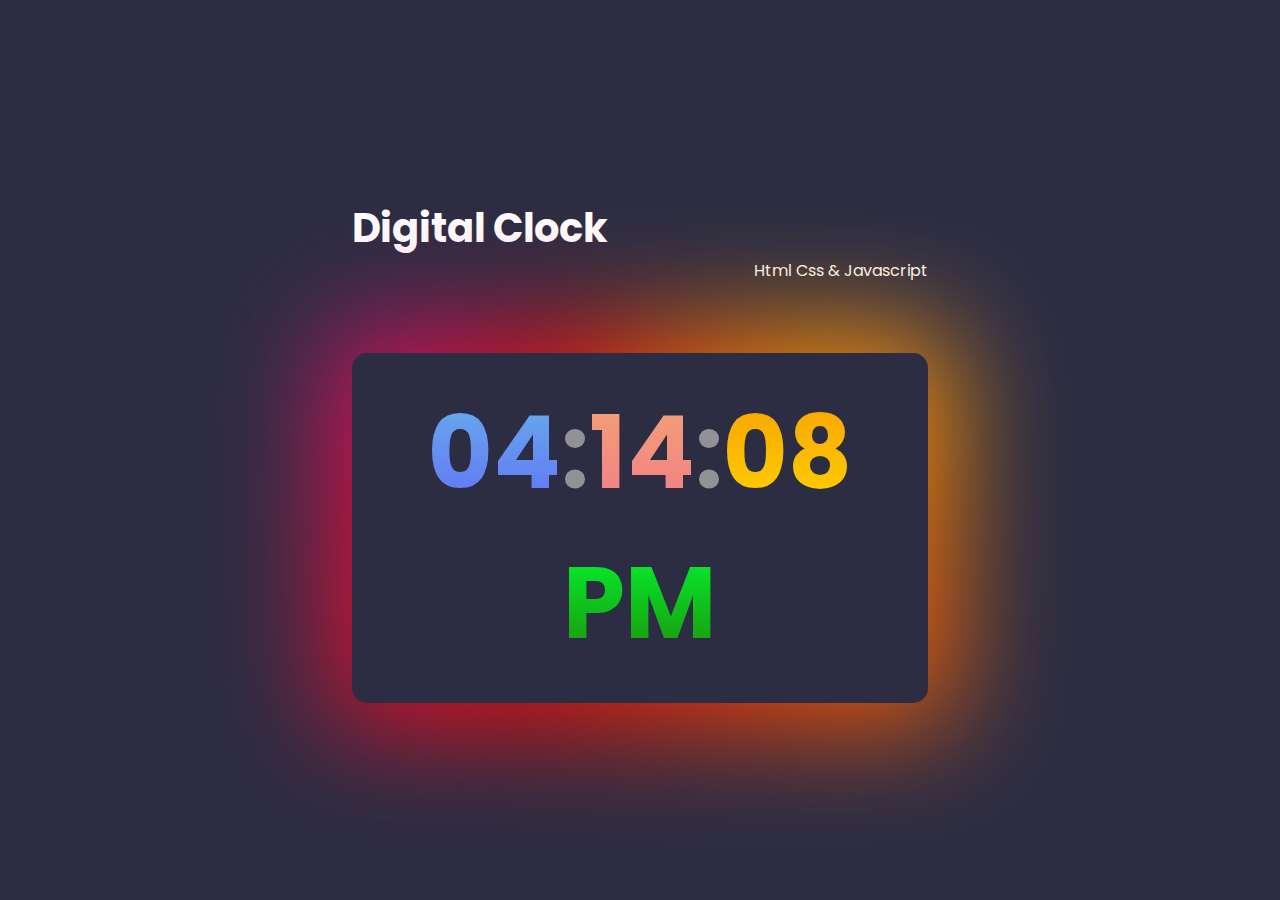
<file: clock.html>
<!DOCTYPE html>
<html lang="en">
  <head>
    <meta charset="UTF-8" />
    <meta name="viewport" content="width=device-width, initial-scale=1.0" />
    <link rel="stylesheet" href="clock.css" />
    <title>Digital Clock</title>
  </head>
  <body>
    <main>
      <div>
        <h1>Digital Clock</h1>
        <p>Html Css & Javascript</p>
        <div class="clock-header">
          <h1>
            <span class="hr">10</span>:<span class="min">30</span>:<span class="sec hr">45</span> <span class="time-zon">AM</span>
          </h1>
          
        </div>
      </div>
    </main>
    <script src="clock.js"></script>
  </body>
</html>
</file>
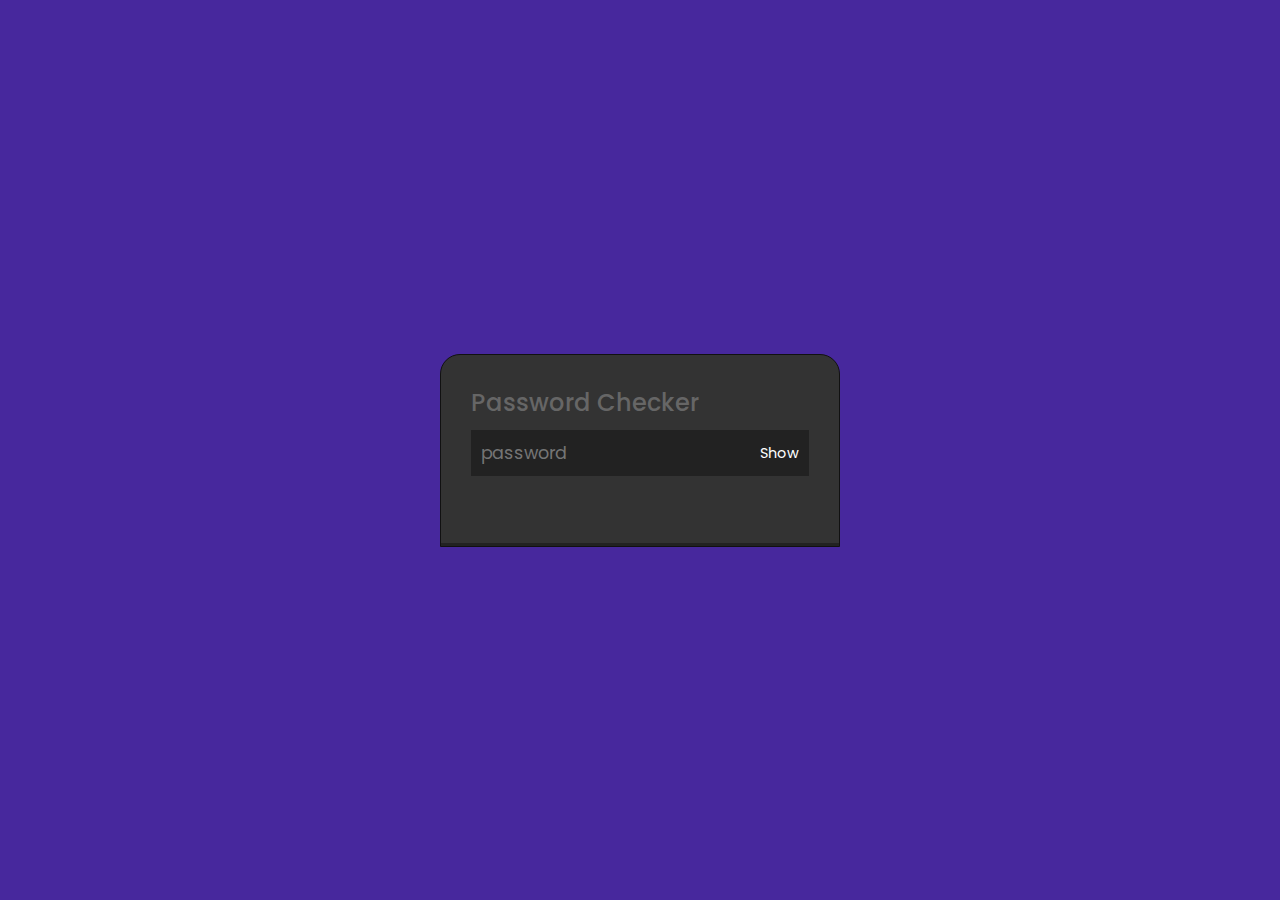
<file: gow.html>
<!DOCTYPE html>
<html lang="en">
<head>
    <meta charset="UTF-8">
    <meta name="viewport" content="width=device-width, initial-scale=1.0">
    <title>Password Checker</title>
    <link rel="stylesheet" href="gow.css">
</head>
<body>
    <div class="container">
        <h2>Password Checker</h2>
        <div class="inputArea">
            <input type="password" placeholder="password" id="your-password">
            <div class="show">Show</div>
        </div>
        <div class="strengthMeter" id="strengthMeter"></div>
    </div>
    <script src="gow.js"></script>
</body>
</html>
</file>
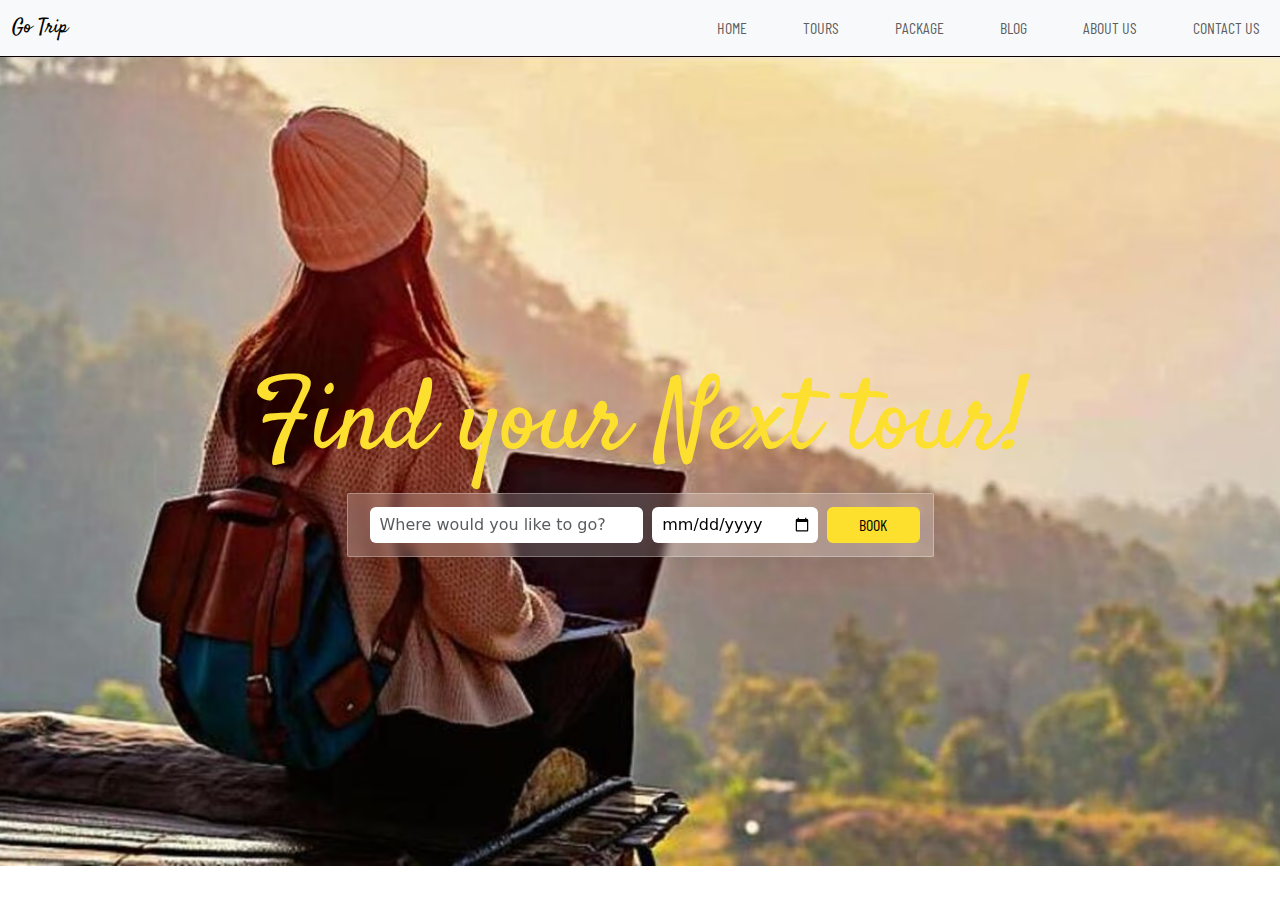
<file: trip.html>
<!DOCTYPE html>
<html lang="en">
  <head>
    <meta charset="UTF-8" />
    <meta name="viewport" content="width=device-width, initial-scale=1.0" />
    <link rel="stylesheet" href="trip.css" />
    <link
      rel="stylesheet"
      href="https://cdn.jsdelivr.net/npm/bootstrap@5.3.3/dist/css/bootstrap.min.css"
    />
    <script src="https://cdn.jsdelivr.net/npm/bootstrap@5.3.3/dist/js/bootstrap.bundle.min.js"></script>
    <title>Document</title>
  </head>
  <body>
    <nav class="navbar navbar-expand-lg bg-body-tertiary">
      <div class="container-fluid">
        <a class="navbar-brand logo" href="#">Go Trip</a>
        <button
          class="navbar-toggler"
          type="button"
          data-bs-toggle="collapse"
          data-bs-target="#navbarNav"
          aria-controls="navbarNav"
          aria-expanded="false"
          aria-label="Toggle navigation"
        >
          <span class="navbar-toggler-icon"></span>
        </button>
        <div class="collapse navbar-collapse" id="navbarNav">
          <ul class="navbar-nav ms-auto menu">
            <li class="nav-item">
              <a class="nav-link" aria-current="page" href="#">HOME</a>
            </li>
            <li class="nav-item">
              <a class="nav-link" href="#">TOURS</a>
            </li>
            <li class="nav-item">
              <a class="nav-link" href="#">PACKAGE</a>
            </li>
            <li class="nav-item">
              <a class="nav-link" href="#">BLOG</a>
            </li>
            <li class="nav-item">
              <a class="nav-link" href="#">ABOUT US</a>
            </li>
            <li class="nav-item">
                <a class="nav-link" href="#">CONTACT US</a>
              </li>
          </ul>
        </div>
      </div>
    </nav>
    <main class="main">
        <div class="banner d-flex justify-content-center align-items-center flex-column">
            <h1>Find your Next tour!</h1>
            <div class="options d-flex">
                <input class="form-control" list="datalistOptions" id="exampleDataList" placeholder="Where would you like to go?">
                <datalist id="datalistOptions">
                    <option value="San Francisco">
                    <option value="New York">
                    <option value="Seattle">
                    <option value="Los Angeles">
                    <option value="Chicago">
                  </datalist>
                <input type="date" name="date" id="date">
                <button type="submit">BOOK</button>
            </div>
        </div>
    </main>
    <section>
      <div>
        
      </div>
    </section>
  </body>
</html>
</file>
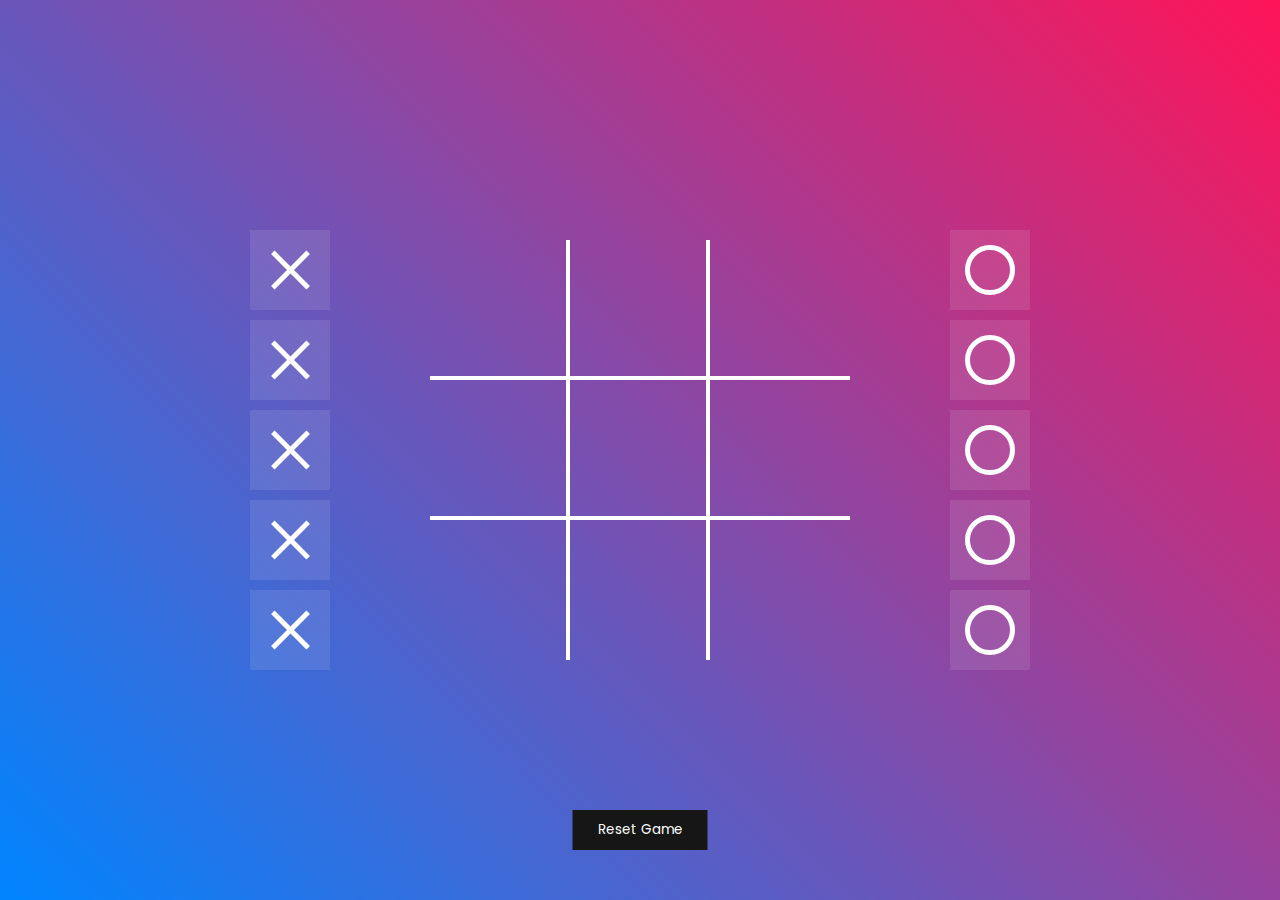
<file: tictactoe/TicTacToe.html>
<!DOCTYPE html>
<html lang="en">
  <head>
    <meta charset="UTF-8" />
    <meta name="viewport" content="width=device-width, initial-scale=1.0" />
    <title>Tic Tac Toe</title>
    <link rel="stylesheet" href="TicTacToe.css" />
  </head>
  <body>
    <div class="drag">
      <div class="dragBox">
        <div
          class="cross"
          draggable="true"
          ondragstart="drag(event)"
          id="cross1"
        ></div>
      </div>
      <div class="dragBox">
        <div
          class="cross"
          draggable="true"
          ondragstart="drag(event)"
          id="cross2"
        ></div>
      </div>
      <div class="dragBox">
        <div
          class="cross"
          draggable="true"
          ondragstart="drag(event)"
          id="cross3"
        ></div>
      </div>
      <div class="dragBox">
        <div
          class="cross"
          draggable="true"
          ondragstart="drag(event)"
          id="cross4"
        ></div>
      </div>
      <div class="dragBox">
        <div
          class="cross"
          draggable="true"
          ondragstart="drag(event)"
          id="cross5"
        ></div>
      </div>
    </div>

    <div class="board">
      <div
        class="dropBox"
        ondrop="drop(event)"
        ondragover="allowDrap(event)"
      ></div>
      <div
        class="dropBox"
        ondrop="drop(event)"
        ondragover="allowDrap(event)"
      ></div>
      <div
        class="dropBox"
        ondrop="drop(event)"
        ondragover="allowDrap(event)"
      ></div>
      <div
        class="dropBox"
        ondrop="drop(event)"
        ondragover="allowDrap(event)"
      ></div>
      <div
        class="dropBox"
        ondrop="drop(event)"
        ondragover="allowDrap(event)"
      ></div>
      <div
        class="dropBox"
        ondrop="drop(event)"
        ondragover="allowDrap(event)"
      ></div>
      <div
        class="dropBox"
        ondrop="drop(event)"
        ondragover="allowDrap(event)"
      ></div>
      <div
        class="dropBox"
        ondrop="drop(event)"
        ondragover="allowDrap(event)"
      ></div>
      <div
        class="dropBox"
        ondrop="drop(event)"
        ondragover="allowDrap(event)"
      ></div>
    </div>

    <div class="drag">
      <div class="dragBox">
        <div
          class="circle"
          draggable="true"
          ondragstart="drag(event)"
          id="circle1"
        ></div>
      </div>
      <div class="dragBox">
        <div
          class="circle"
          draggable="true"
          ondragstart="drag(event)"
          id="circle2"
        ></div>
      </div>
      <div class="dragBox">
        <div
          class="circle"
          draggable="true"
          ondragstart="drag(event)"
          id="circle3"
        ></div>
      </div>
      <div class="dragBox">
        <div
          class="circle"
          draggable="true"
          ondragstart="drag(event)"
          id="circle4"
        ></div>
      </div>
      <div class="dragBox">
        <div
          class="circle"
          draggable="true"
          ondragstart="drag(event)"
          id="circle5"
        ></div>
      </div>
    </div>
    <h2 id="results"></h2>
    <button class="reset" onclick="restart()">Reset Game</button>
    <script src="TicTacToe.js"></script>
  </body>
</html>
</file>
<file: clock.css>
@import url("https://fonts.googleapis.com/css2?family=Poppins:ital,wght@0,100;0,200;0,300;0,400;0,500;0,600;0,700;0,800;0,900;1,100;1,200;1,300;1,400;1,500;1,600;1,700;1,800;1,900&display=swap");

body {
  display: flex;
  align-items: center;
  justify-content: center;
  height: 100vh;
  background-color: #2c2d43;
  width: 100%;
  overflow: hidden;
  color: #fefefe;
}

* {
  font-family: "Poppins";
  margin: 0;
  padding: 0;
}

main {
  width: 45%;
  padding: 20px;
  position: relative;
}

main h1 {
  font-size: 40px;
}

main p {
  text-align: right;
  margin-bottom: 70px;
}

.clock-header {
  position: relative;
  transform-style: preserve-3d;
  border-radius: 15px;
  background-color: #2c2d43;
  padding: 25px;
  text-align: center;
  animation: shadowChange 1s infinite steps(60);
}

.clock-header::before {
  content: "";
  position: absolute;
  inset: -25px;
  background: conic-gradient(
    from 90deg at 40% -25%,
    #6609d8,
    #f79d03,
    #ee6907,
    #e6390a,
    #de0d0d,
    #d61039,
    #cf1261,
    #c71585,
    #cf1261,
    #d61039,
    #de0d0d,
    #ee6907,
    #f79d03,
    #ffd700,
    #ffd700,
    #ffd700
  );
  filter: blur(57px);
  transform: translate3d(0px, 0px, -1px);
  border-radius: inherit;
  pointer-events: none;
}

.clock-header h1 {
  font-size: 100px;
  color: #929294;
}

.clock-header h1 .hr {
  background: -webkit-linear-gradient(#68b3ec, #616df6);
  -webkit-background-clip: text;
  -webkit-text-fill-color: transparent;
}

.clock-header h1 .min {
  background: -webkit-linear-gradient(#f2a773, #f37889);
  -webkit-background-clip: text;
  -webkit-text-fill-color: transparent;
}

.clock-header h1 .sec {
  background: -webkit-linear-gradient(#f79d03, #ffd700);
  -webkit-background-clip: text;
  -webkit-text-fill-color: transparent;
}

.time-zon {
  background: -webkit-linear-gradient(#00ff33, #208706);
  -webkit-background-clip: text;
  -webkit-text-fill-color: transparent;
}

@keyframes shadowChange {
  0%, 100% {
    box-shadow: 0 0 20px rgba(255, 255, 255, 0.5);
  }
  50% {
    box-shadow: 0 0 40px rgba(255, 255, 255, 1);
  }
}
</file>
<file: gow.css>
@import url("https://fonts.googleapis.com/css2?family=Poppins:wght@100;200;300;400;500;600;700;800;900&display=swap");
* {
  margin: 0;
  padding: 0;
  box-sizing: border-box;
  font-family: "Poppins", sans-serif;
}

body {
  display: flex;
  align-items: center;
  justify-content: center;
  min-height: 100vh;
  background: #47289d;
}

.container {
  position: relative;
  width: 400px;
  border-radius: 20px 20px 0 0;
  padding: 30px;
  background: #333;
  display: flex;
  justify-content: center;
  flex-direction: column;
  border: 1px solid #111;
  gap: 10px;
  padding-bottom: 70px;
}

.container h2 {
  color: #666;
  font-weight: 500;
}

.container .inputArea {
  position: relative;
  width: 100%;
}

.container .inputArea input {
  position: relative;
  width: 100%;
  background: #222;
  border: none;
  outline: none;
  padding: 10px;
  color: aliceblue;
  font-size: 1.1em;
}

.container .strengthMeter {
  position: absolute;
  left: 0;
  bottom: 0;
  width: 100%;
  height: 3px;
  background: #222;
}

.container .strengthMeter::before {
  content: "";
  position: absolute;
  width: 0;
  height: 100%;
  transition: 0.5s;
  background: #f00;
}

.weak .strengthMeter::before {
  width: 10%;
  background: #f00;
  filter: drop-shadow(0 0 5px #f00) drop-shadow(0 0 10px #f00)
    drop-shadow(0 0 20px #f00);
}

.moderate .strengthMeter::before {
  width: 70%;
  background: #eedc3d;
  filter: drop-shadow(0 0 5px #eedc3d) drop-shadow(0 0 10px #eedc3d)
    drop-shadow(0 0 20px #eedc3d);
}

.strong .strengthMeter::before {
  width: 100%;
  background: #18e605;
  filter: drop-shadow(0 0 5px #18e605) drop-shadow(0 0 10px #18e605)
    drop-shadow(0 0 20px #18e605);
}

.weak .strengthMeter::after {
  content: "Weak Password";
  color: #f00;
  filter: drop-shadow(0 0 5px #f00);
  position: absolute;
  top: 5px;
  left: 0;
}

.moderate .strengthMeter::after {
  content: "Moderate Password";
  color: #eedc3d;
  filter: drop-shadow(0 0 5px #eedc3d);
  position: absolute;
  top: 5px;
  left: 0;
}

.strong .strengthMeter::after {
  content: "Strong Password";
  color: #18e605;
  filter: drop-shadow(0 0 5px #18e605);
  position: absolute;
  top: 5px;
  left: 0;
}

.show {
  position: absolute;
  top: 50%;
  right: 10px;
  transform: translateY(-50%);
  background: none;
  border: none;
  color: #fff;
  cursor: pointer;
  font-size: 0.9em;
}
</file>
<file: trip.css>
@import url("https://fonts.googleapis.com/css2?family=Barlow+Condensed:wght@500&display=swap");
@import url("https://fonts.googleapis.com/css2?family=Satisfy&display=swap");
@import url("https://fonts.googleapis.com/css2?family=Roboto:wght@300&display=swap");

.logo {
  font-family: Satisfy;
  font-size: 50px;
}
.menu li {
  font-size: 16px;
  font-family: "Barlow Condensed";
  margin-left: 40px;
}
.banner {
  background-image: url("travalimg.jpg");
  background-size: cover;
  height: 90vh;
  background-size: cover;
  background-repeat: no-repeat;
  background-position: center;
}

.banner h1 {
  font-size: 100px;
  font-weight: normal;
  color: #fde02f;
  font-family: Satisfy;
  text-align: center;
}
.options {
  background: rgba(255, 255, 255, 0.2);
  border-radius: 2px;
  box-shadow: 0 4px 30px rgba(0, 0, 0, 0.1);
  backdrop-filter: blur(5px);
  -webkit-backdrop-filter: blur(5px);
  border: 1px solid rgba(255, 255, 255, 0.3);
  padding: 13px;
}
.options input {
  max-width: 300px;
  padding: 6px;
  border-radius: 6px;
  outline: none;
  padding-left: 10px;
  border-width: 0px;
  margin-left: 9px;
}
.options button {
  border-width: 0px;
  border-radius: 6px;
  background-color: #fddf2e;
  padding: 6px 20px;
  width: 150px;
  margin-left: 9px;
  font-family: "Barlow Condensed";
}
@media (max-width: 575.98px) { 
    .options{
        margin: 0px 20px;
        flex-wrap: wrap;
        justify-content: center;
    }
    .options input{
        margin-top: 20px;
        width: 100%;
        max-width:none;
    }
    .options button{
        margin-top: 20px;
        width: 100%;
    }
 }
</file>
<file: tictactoe/TicTacToe.css>
@import url("https://fonts.googleapis.com/css2?family=Poppins:ital,wght@0,100;0,200;0,300;0,400;0,500;0,600;0,700;0,800;0,900;1,100;1,200;1,300;1,400;1,500;1,600;1,700;1,800;1,900&display=swap");
*{
    font-family: 'Poppins',sans-serif;
    margin: 0;
    box-sizing: border-box;
    padding: 0;
}
body{
    display: flex;
    justify-content: center;
    align-items: center;
    min-height: 100vh;
    background: linear-gradient(45deg,#0085ff,#ff1458);
}
.board{
    position: relative;
    display: grid;
    grid-template-columns: repeat(3,1fr);
    margin: 0 50px;
}
.board .dropBox{
    position: relative;
    width: 140px;
    height: 140px;
    border-right: 4px solid #fff;
    border-bottom: 4px solid #fff;
    padding: 10px;
    display: flex;
    justify-content: center;
    align-items: center;
}
.board .dropBox:nth-child(3),
.board .dropBox:nth-child(6),
.board .dropBox:nth-child(9){
    border-right: none;
}
.board .dropBox:nth-child(7),
.board .dropBox:nth-child(8),
.board .dropBox:nth-child(9){
    border-bottom: none;
}
.board .dropBox div{
    pointer-events: none;
    scale: 1.5;
}

.drag{
    position: relative;
    display: flex;
    justify-content: center;
    align-items: center;
    flex-direction: column;
    height: 420px;
    width: 100px;
    gap: 10px;
    margin: 0 40px;
    cursor: grab;
}
.drag .dragBox{
    padding: 15px;
    background: rgba(255, 255, 255, 0.1);
}
.cross{
    position: relative;
    width: 50px;
    height: 50px;
    display: flex;
    justify-content: center;
    align-items: center;
}
.cross::before{
    content: '';
    position: absolute;
    width: 5px;
    height: 100%;
    background: #fff;
    transform: rotate(45deg);
}
.cross::after{
    content: '';
    position: absolute;
    width: 5px;
    height: 100%;
    background: #fff;
    transform: rotate(-45deg);
}
.circle{
    position:relative;
    width: 50px;
    height: 50px;
    border: 5px solid #fff;
    border-radius: 50%;
}
.reset{
    position: absolute;
    bottom: 50px;
    left: 50%;
    transform: translateX(-50%);
    padding: 10px 25px;
    border: none;
    outline: none;
    background: #161616;
    color: #fff;
    font-size: 1.25 rem;
    cursor: pointer;
}
</file>
